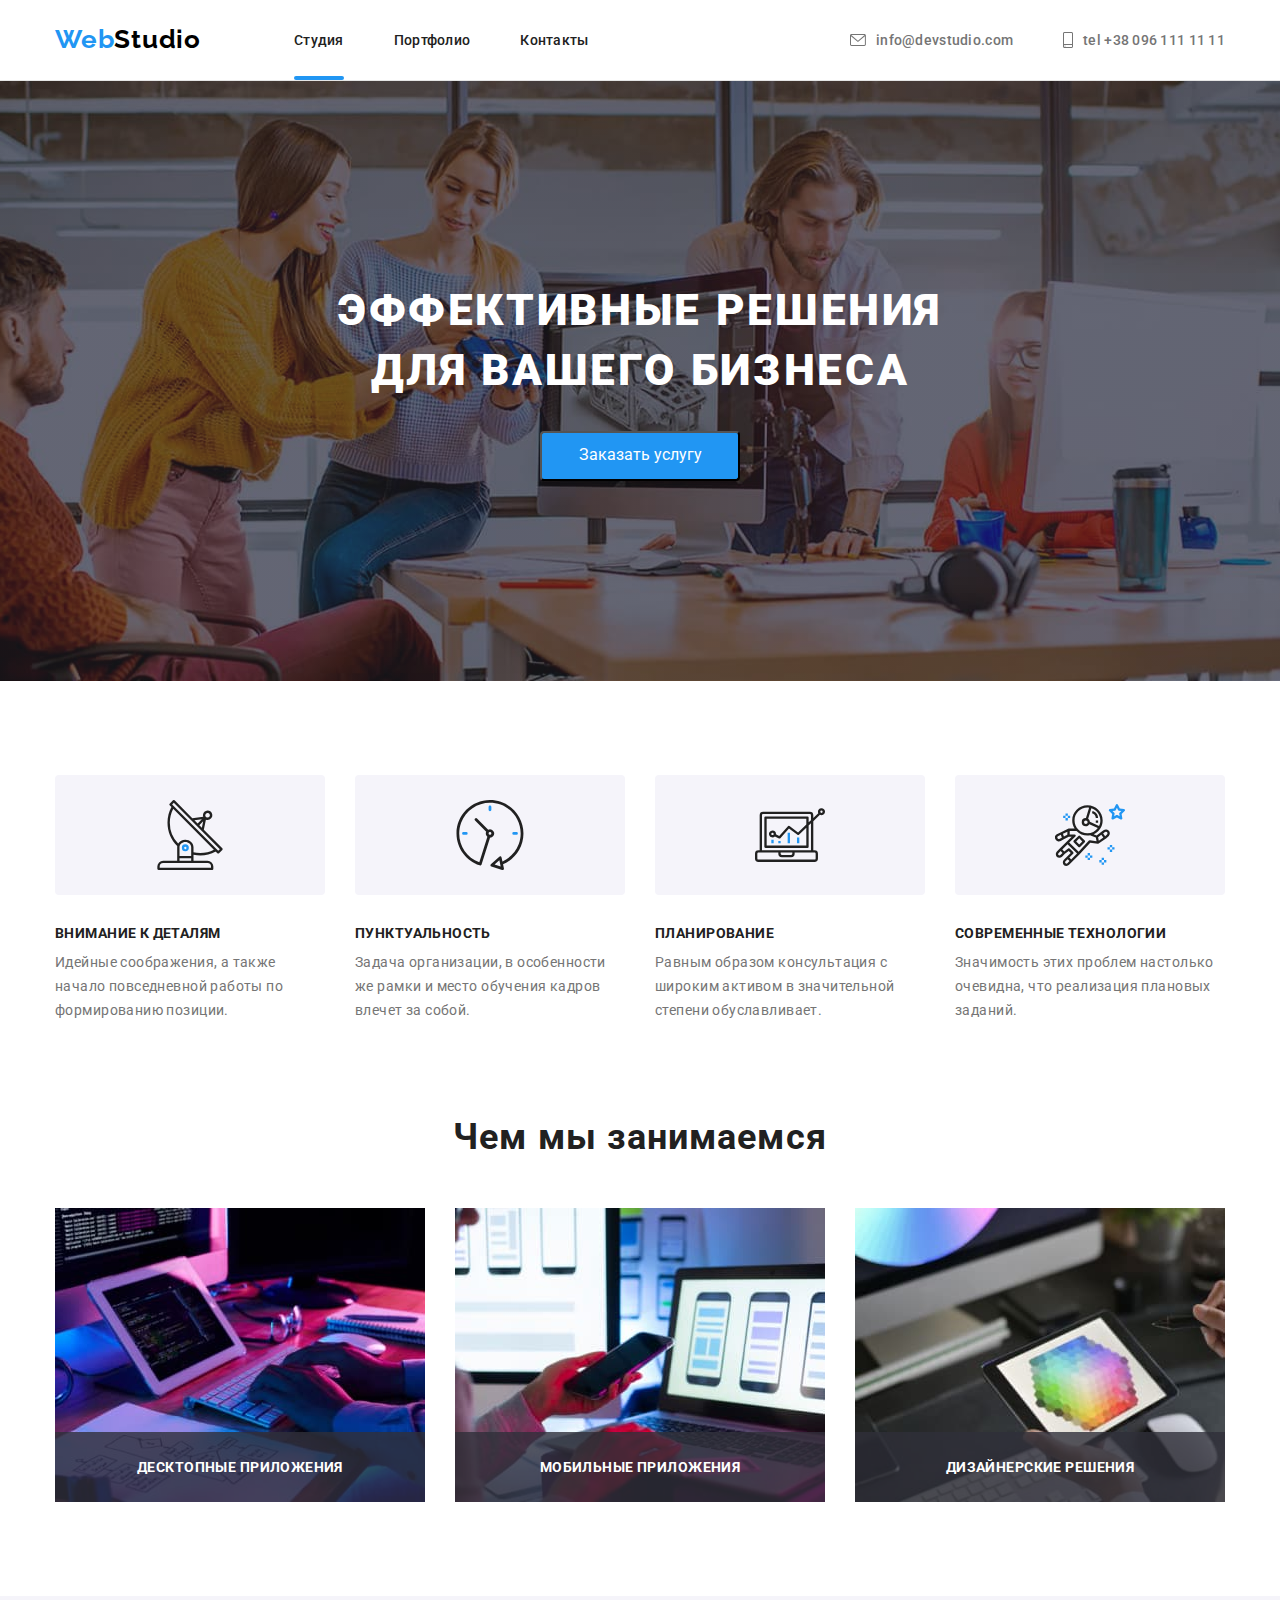
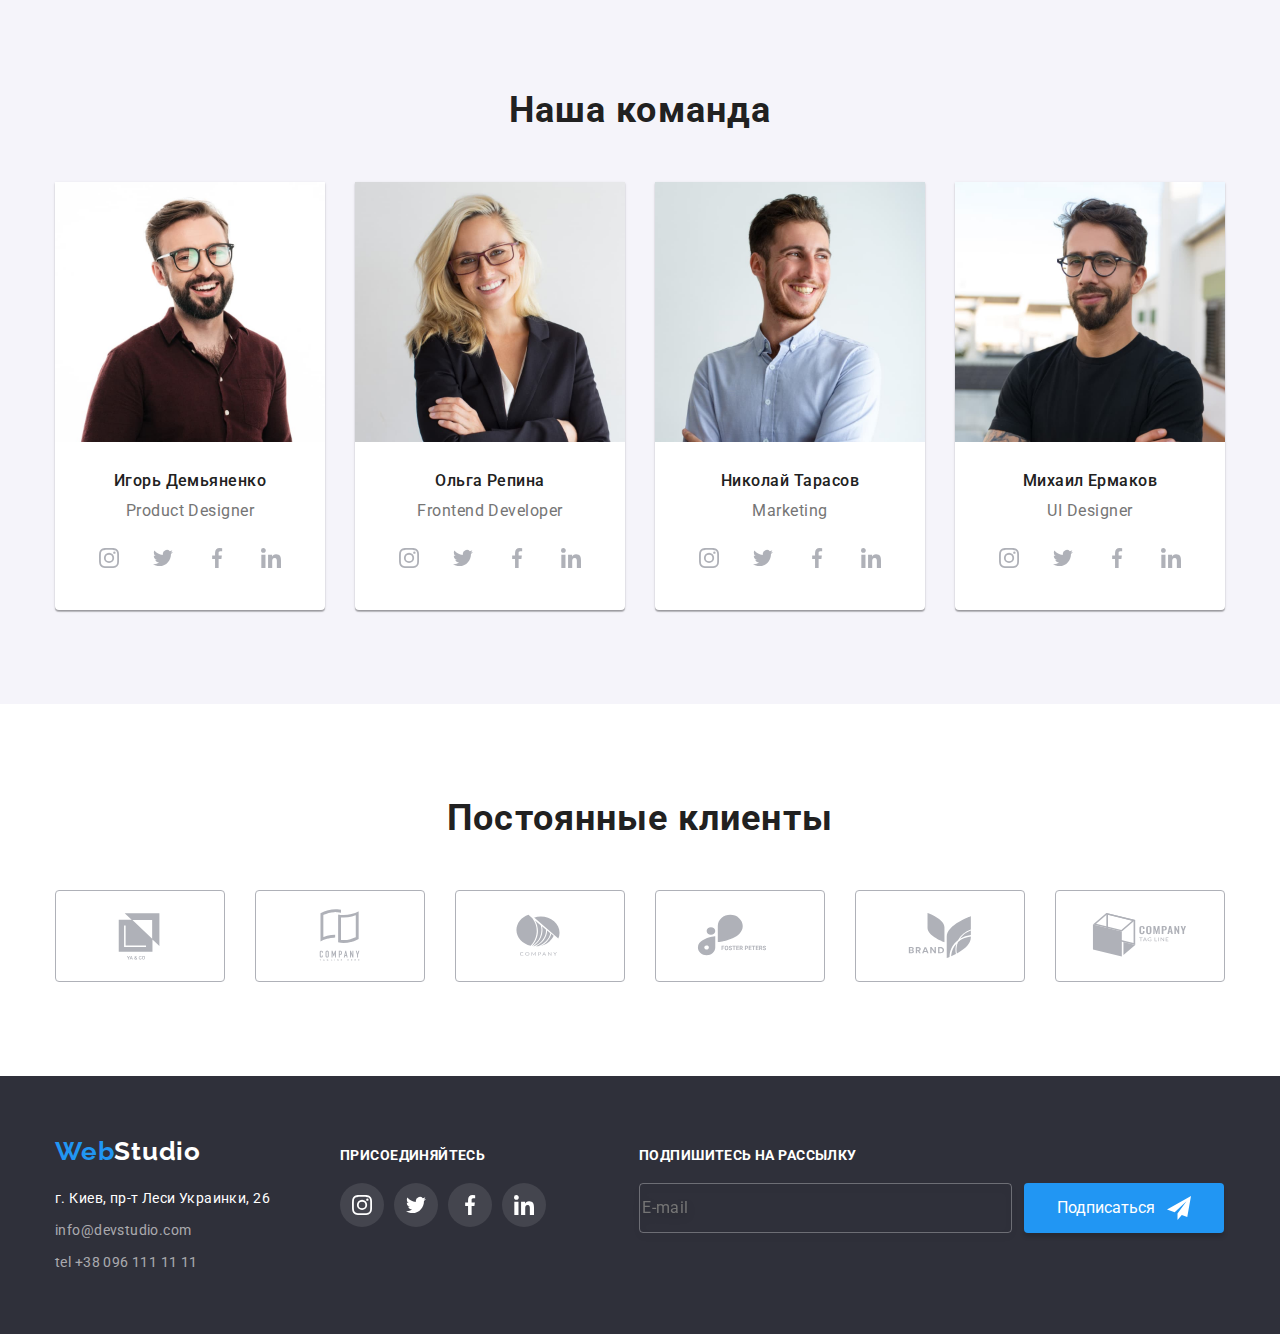
<file: index.html>
<!DOCTYPE html>
<html lang="ru">
  <head>
    <meta charset="UTF-8" />
    <meta http-equiv="X-UA-Compatible" content="IE=edge" />
    <meta name="viewport" content="width=device-width, initial-scale=1.0" />

    <meta name="description" content="goIT home work markup 02" />

    <link rel="preconnect" href="https://fonts.googleapis.com" />
    <link rel="preconnect" href="https://fonts.gstatic.com" crossorigin />
    <link rel="stylesheet" href="./css/modern-normalize.css" />
    <link
      href="https://fonts.googleapis.com/css2?family=Raleway:wght@700&family=Roboto:wght@400;500;700;900&display=swap"
      rel="stylesheet"
    />
    <link rel="stylesheet" href="./css/styles.css" />

    <title>goit-markup-hw-06</title>
  </head>

  <body>
    <header class="page-header">
      <div class="container">
        <nav class="main-navigation">
          <a class="logo-link" href="./index.html"><span class="logo-blue">Web</span>Studio</a>

          <ul class="main-navigation-list">
            <li class="main-navigation-item">
              <a href="./index.html" class="nav-link current-page">Студия</a>
            </li>
            <li class="main-navigation-item">
              <a href="./portfolio.html" class="nav-link">Портфолио</a>
            </li>
            <li class="main-navigation-item">
              <a href="#" class="nav-link">Контакты</a>
            </li>
          </ul>
        </nav>

        <ul class="contacts-list">
          <li class="contacts-item">
            <a class="contacts-header" href="mailto:info@devstudio.com">
              <svg class="envelope" width="16" height="12">
                <use href="./images/icons.svg#envelope"></use>
              </svg>
              info@devstudio.com
            </a>
          </li>
          <li class="contacts-item">
            <a class="contacts-header" href="tel:info@+380961111111">
              <svg class="envelope" width="10" height="16">
                <use href="./images/icons.svg#smartphone"></use>
              </svg>
              tel +38 096 111 11 11
            </a>
          </li>
        </ul>
      </div>
    </header>

    <main>
      <section class="main-header">
        <div class="container">
          <h1 class="hero-header">Эффективные решения для вашего бизнеса</h1>
          <button type="button" class="purchase-button" data-modal-open>Заказать услугу</button>
        </div>
      </section>

      <section class="section">
        <div class="container">
          <h2 class="features-title visually-hidden">Наши качества</h2>
          <ul class="features-list">
            <li class="features-item">
              <div class="features-thumb">
                <svg class="features-icon" width="70" height="70">
                  <use href="./images/icons.svg#antenna"></use>
                </svg>
              </div>
              <h3 class="features-item-title">Внимание к деталям</h3>
              <p class="features-item-text">
                Идейные соображения, а также начало повседневной работы по формированию позиции.
              </p>
            </li>
            <li class="features-item">
              <div class="features-thumb">
                <svg class="features-icon" width="70" height="70">
                  <use href="./images/icons.svg#clock"></use>
                </svg>
              </div>
              <h3 class="features-item-title">Пунктуальность</h3>
              <p class="features-item-text">
                Задача организации, в особенности же рамки и место обучения кадров влечет за собой.
              </p>
            </li>
            <li class="features-item">
              <div class="features-thumb">
                <svg class="features-icon" width="70" height="70">
                  <use href="./images/icons.svg#diagram"></use>
                </svg>
              </div>
              <h3 class="features-item-title">Планирование</h3>
              <p class="features-item-text">
                Равным образом консультация с широким активом в значительной степени обуславливает.
              </p>
            </li>
            <li class="features-item">
              <div class="features-thumb">
                <svg class="features-icon" width="70" height="70">
                  <use href="./images/icons.svg#astronaut"></use>
                </svg>
              </div>
              <h3 class="features-item-title">Современные технологии</h3>
              <p class="features-item-text">
                Значимость этих проблем настолько очевидна, что реализация плановых заданий.
              </p>
            </li>
          </ul>
        </div>
      </section>

      <section class="our-business">
        <div class="container">
          <h2 class="our-business-title">Чем мы занимаемся</h2>
          <ul class="our-business-list">
            <li class="our-business-item">
              <img src="./images/business1.jpg" alt="image our business 1" width="370" />
              <div class="business-lable">
                <h3 class="business-item-title">Десктопные приложения</h3>
              </div>
            </li>

            <li class="our-business-item">
              <img src="./images/business2.jpg" alt="image our business 2" width="370" />
              <div class="business-lable">
                <h3 class="business-item-title">Мобильные приложения</h3>
              </div>
            </li>

            <li class="our-business-item">
              <img src="./images/business3.jpg" alt="image our business 3" width="370" />
              <div class="business-lable">
                <h3 class="business-item-title">Дизайнерские решения</h3>
              </div>
            </li>
          </ul>
        </div>
      </section>

      <section class="our-team section">
        <div class="container">
          <h2 class="our-team-title">Наша команда</h2>
          <ul class="our-team-list">
            <li class="our-team-item">
              <img src="./images/product-designer.jpg" alt="Product Designer photo" width="270" />
              <div class="team-card">
                <h3 class="team-list-title">Игорь Демьяненко</h3>
                <p class="our-team-text">Product Designer</p>
                <ul class="social-links-list">
                  <li class="social-links-item">
                    <a href="https://www.instagram.com/" target="_blank" class="social-link">
                      <svg class="social-icon">
                        <use href="./images/icons.svg#instagram"></use>
                      </svg>
                    </a>
                  </li>
                  <li class="social-links-item">
                    <a href="https://www.twitter.com/" target="_blank" class="social-link">
                      <svg class="social-icon">
                        <use href="./images/icons.svg#twitter"></use>
                      </svg>
                    </a>
                  </li>
                  <li class="social-links-item">
                    <a href="https://www.facebook.com/" target="_blank" class="social-link">
                      <svg class="social-icon">
                        <use href="./images/icons.svg#facebook"></use>
                      </svg>
                    </a>
                  </li>
                  <li class="social-links-item">
                    <a href="https://www.linkedin.com/" target="_blank" class="social-link">
                      <svg class="social-icon">
                        <use href="./images/icons.svg#linkedin"></use>
                      </svg>
                    </a>
                  </li>
                </ul>
              </div>
            </li>
            <li class="our-team-item">
              <img
                src="./images/frontend-developer.jpg"
                alt="Frontend Developer photo"
                width="270"
              />
              <div class="team-card">
                <h3 class="team-list-title">Ольга Репина</h3>
                <p class="our-team-text">Frontend Developer</p>
                <ul class="social-links-list">
                  <li class="social-links-item">
                    <a href="https://www.instagram.com/" target="_blank" class="social-link">
                      <svg class="social-icon">
                        <use href="./images/icons.svg#instagram"></use>
                      </svg>
                    </a>
                  </li>
                  <li class="social-links-item">
                    <a href="https://www.twitter.com/" target="_blank" class="social-link">
                      <svg class="social-icon">
                        <use href="./images/icons.svg#twitter"></use>
                      </svg>
                    </a>
                  </li>
                  <li class="social-links-item">
                    <a href="https://www.facebook.com/" target="_blank" class="social-link">
                      <svg class="social-icon">
                        <use href="./images/icons.svg#facebook"></use>
                      </svg>
                    </a>
                  </li>
                  <li class="social-links-item">
                    <a href="https://www.linkedin.com/" target="_blank" class="social-link">
                      <svg class="social-icon">
                        <use href="./images/icons.svg#linkedin"></use>
                      </svg>
                    </a>
                  </li>
                </ul>
              </div>
            </li>
            <li class="our-team-item">
              <img src="./images/marketing.jpg" alt="Marketing photo" width="270" />
              <div class="team-card">
                <h3 class="team-list-title">Николай Тарасов</h3>
                <p class="our-team-text">Marketing</p>
                <ul class="social-links-list">
                  <li class="social-links-item">
                    <a href="https://www.instagram.com/" target="_blank" class="social-link">
                      <svg class="social-icon">
                        <use href="./images/icons.svg#instagram"></use>
                      </svg>
                    </a>
                  </li>
                  <li class="social-links-item">
                    <a href="https://www.twitter.com/" target="_blank" class="social-link">
                      <svg class="social-icon">
                        <use href="./images/icons.svg#twitter"></use>
                      </svg>
                    </a>
                  </li>
                  <li class="social-links-item">
                    <a href="https://www.facebook.com/" target="_blank" class="social-link">
                      <svg class="social-icon">
                        <use href="./images/icons.svg#facebook"></use>
                      </svg>
                    </a>
                  </li>
                  <li class="social-links-item">
                    <a href="https://www.linkedin.com/" target="_blank" class="social-link">
                      <svg class="social-icon">
                        <use href="./images/icons.svg#linkedin"></use>
                      </svg>
                    </a>
                  </li>
                </ul>
              </div>
            </li>
            <li class="our-team-item">
              <img src="./images/ui-designer.jpg" alt="UI Designer photo" width="270" />
              <div class="team-card">
                <h3 class="team-list-title">Михаил Ермаков</h3>
                <p class="our-team-text">UI Designer</p>
                <ul class="social-links-list">
                  <li class="social-links-item">
                    <a href="https://www.instagram.com/" target="_blank" class="social-link">
                      <svg class="social-icon">
                        <use href="./images/icons.svg#instagram"></use>
                      </svg>
                    </a>
                  </li>
                  <li class="social-links-item">
                    <a href="https://www.twitter.com/" target="_blank" class="social-link">
                      <svg class="social-icon">
                        <use href="./images/icons.svg#twitter"></use>
                      </svg>
                    </a>
                  </li>
                  <li class="social-links-item">
                    <a href="https://www.facebook.com/" target="_blank" class="social-link">
                      <svg class="social-icon">
                        <use href="./images/icons.svg#facebook"></use>
                      </svg>
                    </a>
                  </li>
                  <li class="social-links-item">
                    <a href="https://www.linkedin.com/" target="_blank" class="social-link">
                      <svg class="social-icon">
                        <use href="./images/icons.svg#linkedin"></use>
                      </svg>
                    </a>
                  </li>
                </ul>
              </div>
            </li>
          </ul>
        </div>
      </section>

      <section class="section">
        <div class="container">
          <h2 class="clients-title">Постоянные клиенты</h2>
          <ul class="clients-list">
            <li class="clients-item">
              <a href="#" class="clients-link">
                <svg class="clients-icon">
                  <use href="./images/icons.svg#client-logo1"></use>
                </svg>
              </a>
            </li>
            <li class="clients-item">
              <a href="#" class="clients-link">
                <svg class="clients-icon">
                  <use href="./images/icons.svg#client-logo2"></use>
                </svg>
              </a>
            </li>
            <li class="clients-item">
              <a href="#" class="clients-link">
                <svg class="clients-icon">
                  <use href="./images/icons.svg#client-logo3"></use>
                </svg>
              </a>
            </li>
            <li class="clients-item">
              <a href="#" class="clients-link">
                <svg class="clients-icon">
                  <use href="./images/icons.svg#client-logo4"></use>
                </svg>
              </a>
            </li>
            <li class="clients-item">
              <a href="#" class="clients-link">
                <svg class="clients-icon">
                  <use href="./images/icons.svg#client-logo5"></use>
                </svg>
              </a>
            </li>
            <li class="clients-item">
              <a href="#" class="clients-link">
                <svg class="clients-icon">
                  <use href="./images/icons.svg#client-logo6"></use>
                </svg>
              </a>
            </li>
          </ul>
        </div>
      </section>
    </main>

    <footer class="footer">
      <div class="container footer-container">
        <div class="left-panel">
          <a class="logo-link-footer" href="./index.html"
            ><span class="logo-blue">Web</span>Studio
          </a>

          <address>
            <ul class="footer-list">
              <li class="footer-item">
                <a
                  class="address-footer"
                  href="https://www.google.com/maps/d/embed?mid=10uSM3H-mIU3GznYo2szRIEphczw&ehbc=2E312F"
                  >г. Киев, пр-т Леси Украинки, 26
                </a>
              </li>
              <li class="footer-item">
                <a class="contacts-footer" href="mailto:info@devstudio.com">info@devstudio.com</a>
              </li>
              <li class="footer-item">
                <a class="contacts-footer" href="tel:info@+380961111111">tel +38 096 111 11 11</a>
              </li>
            </ul>
          </address>
        </div>
        <div class="rigth-panel">
          <h2 class="rigth-panel-title">присоединяйтесь</h2>
          <ul class="social-links-list-footer">
            <li class="social-links-item">
              <a href="https://www.instagram.com/" target="_blank" class="social-link">
                <svg class="social-icon">
                  <use href="./images/icons.svg#instagram"></use>
                </svg>
              </a>
            </li>
            <li class="social-links-item">
              <a href="https://www.twitter.com/" target="_blank" class="social-link">
                <svg class="social-icon">
                  <use href="./images/icons.svg#twitter"></use>
                </svg>
              </a>
            </li>
            <li class="social-links-item">
              <a href="https://www.facebook.com/" target="_blank" class="social-link">
                <svg class="social-icon">
                  <use href="./images/icons.svg#facebook"></use>
                </svg>
              </a>
            </li>
            <li class="social-links-item">
              <a href="https://www.linkedin.com/" target="_blank" class="social-link">
                <svg class="social-icon">
                  <use href="./images/icons.svg#linkedin"></use>
                </svg>
              </a>
            </li>
          </ul>
        </div>
        <div class="footer-form">
          <h2 class="footer-form-title">Подпишитесь на рассылку</h2>
          <form action="">
            <div class="input-email">
              <input
                type="email"
                name="subscribe-email"
                placeholder="E-mail"
                class="input-subscribe"
              />

              <button type="submit" class="submit-button">
                Подписаться
                <svg class="submit-icon" width="24" height="24">
                  <use href="./images/icons.svg#icon-send"></use>
                </svg>
              </button>
            </div>
          </form>
        </div>
      </div>
    </footer>

    <div id="backdrop" class="backdrop is-hidden" data-modal>
      <div class="modal">
        <button class="close-button" data-modal-close>
          <svg class="close-modal" width="11" height="11">
            <use href="./images/icons.svg#close-icon"></use>
          </svg>
        </button>

        <form action="">
          <div class="form-container">
            <h2 class="modal-title">Оставьте свои данные, мы вам перезвоним</h2>

            <label for="client-name" class="label-name">Имя</label>
            <div class="input-field">
              <input type="text" name="client-name" id="client-name" class="input-txt" />
              <svg class="form-icon" width="18" height="18">
                <use href="./images/icons.svg#person"></use>
              </svg>
            </div>
            <label for="client-tel" class="label-name">Телефон</label>

            <div class="input-field">
              <input type="tel" name="client-tel" id="client-tel" class="input-txt" />
              <svg class="form-icon" width="18" height="18">
                <use href="./images/icons.svg#phone"></use>
              </svg>
            </div>
            <label for="client-email" class="label-name">Почта</label>

            <div class="input-field">
              <input type="email" name="client-email" id="client-email" class="input-txt" />
              <svg class="form-icon" width="18" height="18">
                <use href="./images/icons.svg#email"></use>
              </svg>
            </div>
            <label for="client-comment" class="label-name">Комментарий</label>
            <textarea
              name="client-comment"
              id="client-comment"
              rows="6"
              placeholder="Введите текст"
              class="client-comment"
            ></textarea>
            <div class="agree-container">
              <label class="label-agree">
                <input
                  type="checkbox"
                  name="client-agree"
                  value="client-agree"
                  id="client-agree"
                  class="client-agree"
                />
                <span class="agree-check">
                  <svg width="16" height="15">
                    <use href="./images/icons.svg#icon-check"></use>
                  </svg>
                </span>
                Соглашаюсь с рассылкой и принимаю
                <a href="#" class="agree-link">Условия договора</a>
              </label>
            </div>
            <button type="submit" class="submit-button">Отправить</button>
          </div>
        </form>
      </div>
    </div>
    <script src="./js/modal.js"></script>
  </body>
</html>
</file>
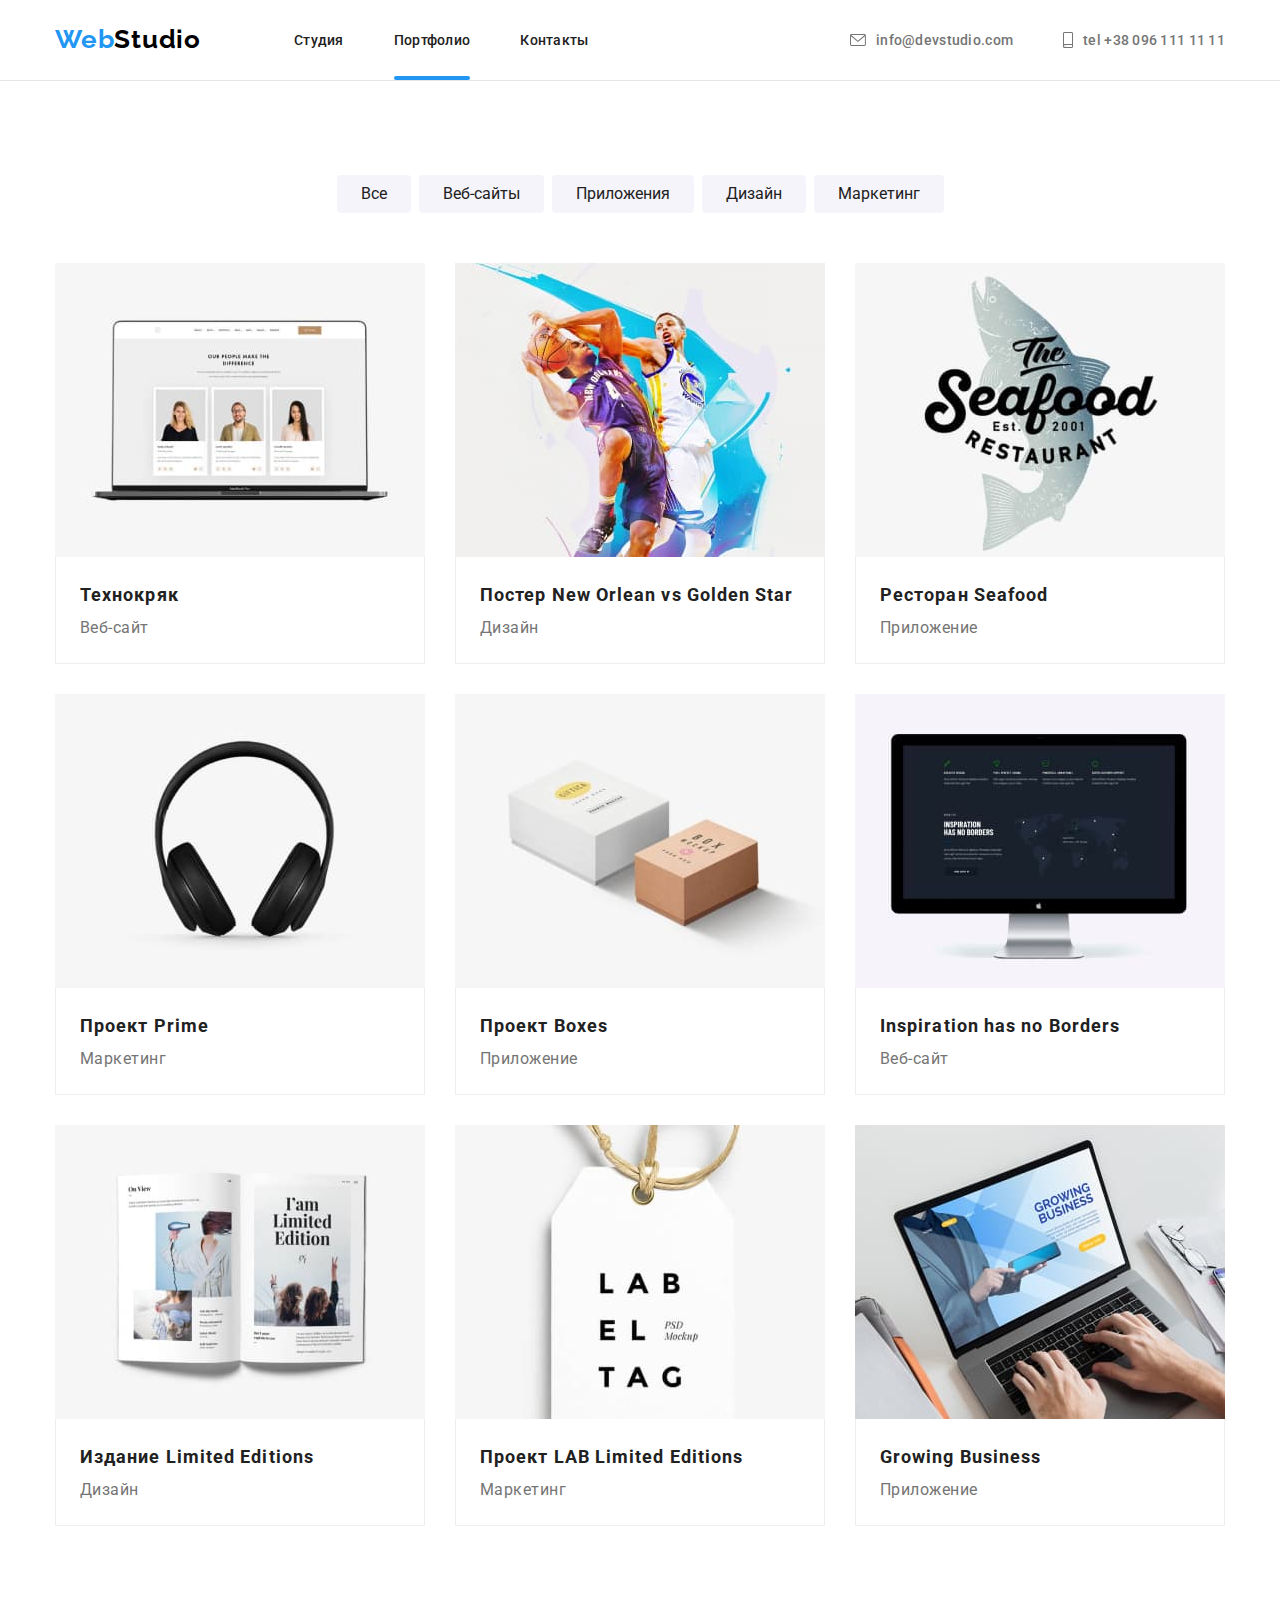
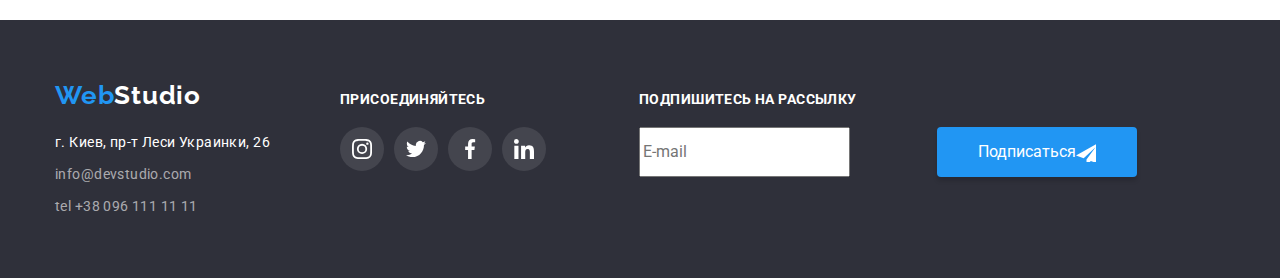
<file: portfolio.html>
<!DOCTYPE html>
<html lang="ru">
  <head>
    <meta charset="UTF-8" />
    <meta http-equiv="X-UA-Compatible" content="IE=edge" />
    <meta name="viewport" content="width=device-width, initial-scale=1.0" />
    <title>goit-markup-hw-06 portfolio</title>

    <link rel="preconnect" href="https://fonts.googleapis.com" />
    <link rel="preconnect" href="https://fonts.gstatic.com" crossorigin />
    <link rel="stylesheet" href="./css/modern-normalize.css" />
    <link
      href="https://fonts.googleapis.com/css2?family=Raleway:wght@700&family=Roboto:wght@400;500;700;900&display=swap"
      rel="stylesheet"
    />

    <link rel="stylesheet" href="./css/styles.css" />
  </head>
  <body>
    <header class="page-header">
      <div class="container">
        <nav class="main-navigation">
          <a class="logo-link" href="./index.html"><span class="logo-blue">Web</span>Studio</a>

          <ul class="main-navigation-list">
            <li class="main-navigation-item">
              <a href="./index.html" class="nav-link">Студия</a>
            </li>
            <li class="main-navigation-item">
              <a href="./portfolio.html" class="nav-link current-page">Портфолио</a>
            </li>
            <li class="main-navigation-item">
              <a href="#" class="nav-link">Контакты</a>
            </li>
          </ul>
        </nav>

        <ul class="contacts-list">
          <li class="contacts-item">
            <a class="contacts-header" href="mailto:info@devstudio.com">
              <svg class="envelope" width="16" height="12">
                <use href="./images/icons.svg#envelope"></use>
              </svg>
              info@devstudio.com
            </a>
          </li>
          <li class="contacts-item">
            <a class="contacts-header" href="tel:info@+380961111111">
              <svg class="envelope" width="10" height="16">
                <use href="./images/icons.svg#smartphone"></use>
              </svg>
              tel +38 096 111 11 11
            </a>
          </li>
        </ul>
      </div>
    </header>

    <main>
      <section class="section">
        <div class="container">
          <h1 class="visually-hidden">portfolio</h1>

          <ul class="top-bar-list">
            <li class="top-bar-item">
              <button type="button" class="top-bar-button">Все</button>
            </li>
            <li class="top-bar-item">
              <button type="button" class="top-bar-button">Веб-сайты</button>
            </li>
            <li class="top-bar-item">
              <button type="button" class="top-bar-button">Приложения</button>
            </li>
            <li class="top-bar-item">
              <button type="button" class="top-bar-button">Дизайн</button>
            </li>
            <li class="top-bar-item">
              <button type="button" class="top-bar-button">Маркетинг</button>
            </li>
          </ul>

          <ul class="portfolio-list">
            <li class="portfolio-card">
              <a href="#" class="portfolio-link">
                <div class="portfolio-card-thumb">
                  <p class="portfolio-overlay-text">
                    Технокряк это современная площадка распространения коронавируса. Компании
                    используют эту платформу для цифрового шпионажа и атак на защищённые сервера
                    конкурентов.
                  </p>
                  <img src="./images/portfolio1.jpg" alt="image our portfolio 1" width="370" />
                </div>

                <div class="portfolio-card-footer">
                  <h2 class="portfolio-title">Технокряк</h2>
                  <p class="portfolio-card-txt">Веб-сайт</p>
                </div>
              </a>
            </li>
            <li class="portfolio-card">
              <a href="#" class="portfolio-link">
                <div class="portfolio-card-thumb">
                  <p class="portfolio-overlay-text">
                    Технокряк это современная площадка распространения коронавируса. Компании
                    используют эту платформу для цифрового шпионажа и атак на защищённые сервера
                    конкурентов.
                  </p>
                  <img src="./images/portfolio2.jpg" alt="image our portfolio 2" width="370" />
                </div>
                <div class="portfolio-card-footer">
                  <h2 class="portfolio-title">Постер New Orlean vs Golden Star</h2>
                  <p class="portfolio-card-txt">Дизайн</p>
                </div>
              </a>
            </li>
            <li class="portfolio-card">
              <a href="#" class="portfolio-link">
                <div class="portfolio-card-thumb">
                  <p class="portfolio-overlay-text">
                    Технокряк это современная площадка распространения коронавируса. Компании
                    используют эту платформу для цифрового шпионажа и атак на защищённые сервера
                    конкурентов.
                  </p>
                  <img src="./images/portfolio3.jpg" alt="image our portfolio 3" width="370" />
                </div>
                <div class="portfolio-card-footer">
                  <h2 class="portfolio-title">Ресторан Seafood</h2>
                  <p class="portfolio-card-txt">Приложение</p>
                </div>
              </a>
            </li>
            <li class="portfolio-card">
              <a href="#" class="portfolio-link">
                <div class="portfolio-card-thumb">
                  <p class="portfolio-overlay-text">
                    Технокряк это современная площадка распространения коронавируса. Компании
                    используют эту платформу для цифрового шпионажа и атак на защищённые сервера
                    конкурентов.
                  </p>
                  <img src="./images/portfolio4.jpg" alt="image our portfolio 4" width="370" />
                </div>
                <div class="portfolio-card-footer">
                  <h2 class="portfolio-title">Проект Prime</h2>
                  <p class="portfolio-card-txt">Маркетинг</p>
                </div>
              </a>
            </li>
            <li class="portfolio-card">
              <a href="#" class="portfolio-link">
                <div class="portfolio-card-thumb">
                  <p class="portfolio-overlay-text">
                    Технокряк это современная площадка распространения коронавируса. Компании
                    используют эту платформу для цифрового шпионажа и атак на защищённые сервера
                    конкурентов.
                  </p>
                  <img src="./images/portfolio5.jpg" alt="image our portfolio 5" width="370" />
                </div>
                <div class="portfolio-card-footer">
                  <h2 class="portfolio-title">Проект Boxes</h2>
                  <p class="portfolio-card-txt">Приложение</p>
                </div>
              </a>
            </li>
            <li class="portfolio-card">
              <a href="#" class="portfolio-link">
                <div class="portfolio-card-thumb">
                  <p class="portfolio-overlay-text">
                    Технокряк это современная площадка распространения коронавируса. Компании
                    используют эту платформу для цифрового шпионажа и атак на защищённые сервера
                    конкурентов.
                  </p>
                  <img src="./images/portfolio6.jpg" alt="image our portfolio 6" width="370" />
                </div>
                <div class="portfolio-card-footer">
                  <h2 class="portfolio-title">Inspiration has no Borders</h2>
                  <p class="portfolio-card-txt">Веб-сайт</p>
                </div>
              </a>
            </li>
            <li class="portfolio-card">
              <a href="#" class="portfolio-link">
                <div class="portfolio-card-thumb">
                  <p class="portfolio-overlay-text">
                    Технокряк это современная площадка распространения коронавируса. Компании
                    используют эту платформу для цифрового шпионажа и атак на защищённые сервера
                    конкурентов.
                  </p>
                  <img src="./images/portfolio7.jpg" alt="image our portfolio 7" width="370" />
                </div>
                <div class="portfolio-card-footer">
                  <h2 class="portfolio-title">Издание Limited Editions</h2>
                  <p class="portfolio-card-txt">Дизайн</p>
                </div>
              </a>
            </li>
            <li class="portfolio-card">
              <a href="#" class="portfolio-link">
                <div class="portfolio-card-thumb">
                  <p class="portfolio-overlay-text">
                    Технокряк это современная площадка распространения коронавируса. Компании
                    используют эту платформу для цифрового шпионажа и атак на защищённые сервера
                    конкурентов.
                  </p>
                  <img src="./images/portfolio8.jpg" alt="image our portfolio 8" width="370" />
                </div>
                <div class="portfolio-card-footer">
                  <h2 class="portfolio-title">Проект LAB Limited Editions</h2>
                  <p class="portfolio-card-txt">Маркетинг</p>
                </div>
              </a>
            </li>
            <li class="portfolio-card">
              <a href="#" class="portfolio-link">
                <div class="portfolio-card-thumb">
                  <p class="portfolio-overlay-text">
                    Технокряк это современная площадка распространения коронавируса. Компании
                    используют эту платформу для цифрового шпионажа и атак на защищённые сервера
                    конкурентов.
                  </p>
                  <img src="./images/portfolio9.jpg" alt="image our portfolio 9" width="370" />
                </div>
                <div class="portfolio-card-footer">
                  <h2 class="portfolio-title">Growing Business</h2>
                  <p class="portfolio-card-txt">Приложение</p>
                </div>
              </a>
            </li>
          </ul>
        </div>
      </section>
    </main>

    <footer class="footer">
      <div class="container footer-container">
        <div class="left-panel">
          <a class="logo-link-footer" href="./index.html"
            ><span class="logo-blue">Web</span>Studio
          </a>

          <address>
            <ul class="footer-list">
              <li class="footer-item">
                <a
                  class="address-footer"
                  href="https://www.google.com/maps/d/embed?mid=10uSM3H-mIU3GznYo2szRIEphczw&ehbc=2E312F"
                  >г. Киев, пр-т Леси Украинки, 26
                </a>
              </li>
              <li class="footer-item">
                <a class="contacts-footer" href="mailto:info@devstudio.com">info@devstudio.com</a>
              </li>
              <li class="footer-item">
                <a class="contacts-footer" href="tel:info@+380961111111">tel +38 096 111 11 11</a>
              </li>
            </ul>
          </address>
        </div>
        <div class="rigth-panel">
          <h2 class="rigth-panel-title">присоединяйтесь</h2>
          <ul class="social-links-list-footer">
            <li class="social-links-item">
              <a href="https://www.instagram.com/" target="_blank" class="social-link">
                <svg class="social-icon">
                  <use href="./images/icons.svg#instagram"></use>
                </svg>
              </a>
            </li>
            <li class="social-links-item">
              <a href="https://www.twitter.com/" target="_blank" class="social-link">
                <svg class="social-icon">
                  <use href="./images/icons.svg#twitter"></use>
                </svg>
              </a>
            </li>
            <li class="social-links-item">
              <a href="https://www.facebook.com/" target="_blank" class="social-link">
                <svg class="social-icon">
                  <use href="./images/icons.svg#facebook"></use>
                </svg>
              </a>
            </li>
            <li class="social-links-item">
              <a href="https://www.linkedin.com/" target="_blank" class="social-link">
                <svg class="social-icon">
                  <use href="./images/icons.svg#linkedin"></use>
                </svg>
              </a>
            </li>
          </ul>
        </div>
        <div class="footer-form">
          <h2 class="footer-form-title">Подпишитесь на рассылку</h2>
          <form action="">
            <div class="input-email">
              <input type="email" name="email" placeholder="E-mail" class="input-email-txt" />

              <button type="submit" class="submit-button send-button">
                Подписаться
                <svg class="social-icon">
                  <use href="./images/icons.svg#icon-send"></use>
                </svg>
              </button>
            </div>
          </form>
        </div>
      </div>
    </footer>
  </body>
</html>
</file>
<file: css/styles.css>
/* box model из лекции Репеты */
html {
  box-sizing: border-box;
}

*,
::before,
::after {
  box-sizing: inherit;
}

body,
h1,
h2,
h3,
p,
ul,
li {
  margin: 0;
  padding: 0;
}

/* colors */

:root {
  --color-logo: #000000;
  --color-logo-footer: #ffffff;

  --color-link-on: #2196f3; /* and logo "web" */

  --color-H1: #ffffff; /* main header, team bg */
  --color-H2: #212121; /* headers, links */
  --color-body-txt: #757575; /* contacts-header and footer */

  --color-button-txt: #212121;
  --color-button-bg: #f5f4fa; /* our-team bg */
  --color-button-txt-on: #ffffff;
  --color-button-bg-on: #2196f3;

  --color-contacts-footer: rgba(255, 255, 255, 0.6);
  --color-footer-bg: #2f303a; /* and, main header */

  --color-page-header-border: #ececec;
  --color-portfolio-card: #eeeeee;

  --color-social-links: #afb1b8;
  /* --color-gradient: #2f303a; */
  --color-gradient: rgba(47, 48, 58, 0.4);
  --color-header-bottom: #e5e5e5;

  --function-time: cubic-bezier(0.4, 0, 0.2, 1);
}
/* global part */
.logo-link,
.logo-link-footer,
.nav-link,
.contacts-header,
.contacts-footer,
.address-footer {
  font-style: normal;
  text-decoration: none; /* GLOBAL remove all links underline */
}

body {
  font-family: Roboto, sans-serif;
  font-size: 16px;

  color: var(--color-body-txt);
}

ul {
  list-style-type: none; /* GLOBAL remove all ul dots */
}

img {
  display: block;
  max-width: 100%;
  height: auto;
}

/* underline header */
.page-header {
  border-bottom: 1px solid var(--color-header-bottom);
}

/* underline current page */
.current-page {
  position: relative;

  display: block;
  height: 48px;
  margin-top: 32px;
}

.current-page::after {
  content: '';
  position: absolute;
  display: inline-block;
  left: 0;
  bottom: 0;
  width: 100%;
  height: 4px;
  background-color: var(--color-link-on);
  border-radius: 2px;
}

.address-footer {
  font-style: normal;

  font-size: 14px;
  line-height: 1.71;
  letter-spacing: 0.03em;
}

.logo-link,
.logo-link-footer {
  font-family: Raleway;
  font-weight: 700;
  font-size: 26px;
  line-height: 1.2;

  letter-spacing: 0.03em;
}

/* logo */
.logo-link {
  color: var(--color-logo);
}

.logo-link-footer {
  color: var(--color-logo-footer);
}

.address-footer {
  font-size: 14px;
  line-height: 1.71;
  letter-spacing: 0.03em;

  color: var(--color-logo-footer);
}
.logo-blue {
  color: var(--color-link-on);
}

/* navigation */
.nav-link {
  font-weight: 500;
  font-size: 14px;
  line-height: 1.15;
  letter-spacing: 0.02em;

  color: var(--color-H2);

  /* transition:
 [property] [duration] [timing-function] [delay] */
  transition: color 250ms var(--function-time);
}

/*  tel, email  */
.contacts-header {
  font-weight: 500;
  font-size: 14px;
  line-height: 1.15;
  letter-spacing: 0.02em;

  color: var(--color-body-txt);

  transition: color 250ms var(--function-time);
}

.contacts-footer {
  font-size: 14px;
  line-height: 1.7;
  letter-spacing: 0.03em;

  color: var(--color-contacts-footer);
  transition: color 250ms var(--function-time);
}

.main-header {
  max-width: 1600px;
  margin: 0 auto;

  padding: 200px 0;
  text-align: center;

  background-image: linear-gradient(to top, rgba(47, 48, 58, 0.4), rgba(47, 48, 58, 0.4)),
    url('../images/hero-bg.jpg');
  background-repeat: no-repeat;
  background-position: center;
  background-repeat: no-repeat;
}

/* file index.html */
.hero-header {
  width: 696px;
  margin: 0 auto 30px auto;

  font-weight: 900;
  font-size: 44px;
  line-height: 1.36;

  text-align: center;
  letter-spacing: 0.06em;
  text-transform: uppercase;

  color: var(--color-H1);
}

.features-title,
.our-business-title,
.our-team-title,
.clients-title {
  margin-bottom: 50px;

  font-weight: 700;
  font-size: 36px;
  line-height: 1.16;

  text-align: center;
  letter-spacing: 0.03em;

  color: var(--color-H2);
}

.features-item {
  width: 270px;
}

.features-item + .features-item {
  margin-left: 30px;
}

.features-item-title {
  margin-bottom: 10px;

  font-weight: 700;
  font-size: 14px;
  line-height: 1.15;
  letter-spacing: 0.03em;
  text-transform: uppercase;

  color: var(--color-H2);
}

.features-item-text {
  font-size: 14px;
  line-height: 1.71;

  letter-spacing: 0.03em;
}

/* team section */

/* .our-team-title {
  margin-bottom: 50px;
} */

.team-list-title {
  font-weight: 500;
  font-size: 16px;
  line-height: 1.18;

  text-align: center;
  letter-spacing: 0.03em;

  color: var(--color-H2);
}
.our-team-text {
  margin-bottom: 16px;

  font-size: 16px;
  line-height: 1.19;
  text-align: center;
  letter-spacing: 0.03em;
}

/* file portfolio */
.portfolio-title {
  font-weight: 700;
  font-size: 18px;
  line-height: 2;

  letter-spacing: 0.06em;
  color: var(--color-H2);
}

.nav-link:hover,
.contacts-header:hover,
.contacts-footer:hover,
.nav-link:focus,
.contacts-header:focus,
.contacts-footer:focus {
  color: var(--color-link-on);
}

.purchase-button {
  display: inline-block;
  padding: 10px 32px;
  width: 200px;
  min-height: 50px;

  color: var(--color-button-txt-on);
  background-color: var(--color-button-bg-on);

  box-shadow: 0px 4px 4px rgba(0, 0, 0, 0.15);
  border-radius: 4px;
  cursor: pointer;
}
.top-bar-button {
  display: inline-block;
  padding: 6px 22px;
  min-height: 38px;

  color: var(--color-button-txt);
  background-color: var(--color-button-bg);
  cursor: pointer;
  border-radius: 4px;
  border-color: transparent;

  transition: color 250ms var(--function-time), background-color 250ms var(--function-time),
    box-shadow 250ms var(--function-time);
}

.top-bar-button > li:not(:last-child) {
  margin-right: 8px;
}

.purchase-button:hover,
.purchase-button:focus {
  color: var(--color-button-txt-on);
  background-color: var(--color-button-bg-on);

  border-radius: 4px;
}

.top-bar-button:hover,
.top-bar-button:focus {
  color: var(--color-button-txt-on);
  background-color: var(--color-button-bg-on);

  box-shadow: 0px 3px 1px rgba(0, 0, 0, 0.1), 0px 1px 2px rgba(0, 0, 0, 0.08),
    0px 2px 2px rgba(0, 0, 0, 0.12);
  border-radius: 4px;
}

/* hidding hidden :) */

.visually-hidden {
  position: absolute;
  clip: rect(0 0 0 0);
  width: 1px;
  height: 1px;
  margin: -1px;
}

/* flex, borders, paddings, sizes etc */

.container {
  width: 1200px;
  margin: 0 auto;
  padding: 0 15px;
}

.section {
  padding: 94px 0;
}

/* page index */
.page-header {
  min-height: 80px;
}

.page-header,
.page-header > .container,
.main-navigation,
.main-navigation-list,
.contacts-list {
  display: flex;
  align-items: center;
}

.logo-link {
  display: inline-block;
  margin-right: 93px;
}

.main-navigation-item + .main-navigation-item {
  margin-left: 50px;
}
.contacts-list {
  margin-left: auto;
}

.contacts-item + .contacts-item {
  margin-left: 50px;
}

.contacts-header {
  display: flex;
  align-items: center;
}

.envelope {
  fill: currentColor;
  margin-right: 10px;
}

.features-list {
  display: flex;
}

.our-business {
  padding-bottom: 94px;
}

.features-thumb {
  display: flex;
  align-items: center;
  justify-content: center;

  height: 120px;
  background-color: var(--color-button-bg);
  margin-bottom: 30px;
  border-radius: 4px;
}

/* section our business */

.our-business-list {
  display: flex;
}

.our-business-item {
  position: relative;
}

.business-lable {
  position: absolute;
  display: flex;
  align-items: center;
  justify-content: center;

  width: 100%;
  height: 70px;

  left: 0;
  bottom: 0;

  background-color: rgba(47, 48, 58, 0.8);
}

.business-item-title {
  font-size: 14px;
  line-height: 1.15;
  letter-spacing: 0.03em;
  text-transform: uppercase;
  white-space: nowrap;

  color: var(--color-H1);
}

.our-business-item + .our-business-item {
  margin-left: 30px;
}

.our-team {
  background-color: var(--color-button-bg);
}

.our-team-list {
  display: flex;
}

.our-team-item {
  background-color: var(--color-H1);

  box-shadow: 0px 1px 3px rgba(0, 0, 0, 0.12), 0px 1px 1px rgba(0, 0, 0, 0.14),
    0px 2px 1px rgba(0, 0, 0, 0.2);
  border-radius: 0px 0px 4px 4px;
}

.team-list-title {
  margin-bottom: 10px;
}

.our-team-item + .our-team-item {
  margin-left: 30px;
}

.team-card {
  padding-top: 30px;
  padding-bottom: 30px;
}

.social-links-list {
  display: flex;
  justify-content: center;
}

.social-links-list > .social-links-item:not(:last-child) {
  margin-right: 10px;
}

.social-link {
  display: flex;
  align-items: center;
  justify-content: center;

  width: 44px;
  height: 44px;
  border-radius: 50%;
  color: var(--color-social-links);
  transition: color 250ms var(--function-time), background-color 250ms var(--function-time);
}

.social-link:hover,
.social-link:focus {
  color: var(--color-H1);
  background-color: var(--color-button-bg-on);
}

.social-icon {
  width: 20px;
  height: 20px;
  fill: currentColor;
}

.clients-list {
  display: flex;
}

.clients-item {
  width: 170px;
  height: 92px;
}

.clients-item + .clients-item {
  margin-left: 30px;
}

.clients-link {
  display: flex;
  align-items: center;
  justify-content: center;

  width: 100%;
  height: 100%;

  color: var(--color-social-links);
  border: 1px solid var(--color-social-links);
  border-radius: 4px;
  transition: color 250ms var(--function-time), border-color 250ms var(--function-time);
}

.clients-link:hover,
.clients-link:focus {
  color: var(--color-link-on);
  border: 1px solid var(--color-link-on);
}

.clients-icon {
  width: 106px;
  height: 60px;
  fill: currentColor;
}

.footer {
  padding: 60px 0;
  background-color: var(--color-footer-bg);
}

.footer-container {
  display: flex;
  align-items: baseline;
}

.logo-link-footer {
  display: inline-block;
  margin-bottom: 20px;
}

.footer-item:not(:last-of-type) {
  margin-bottom: 8px;
}

.left-panel {
  margin-right: 70px;
}

.rigth-panel {
  margin-right: 93px;
}

.footer-form {
  width: 50%;
}

.input-email {
  display: flex;
  justify-content: space-between;
}

.input-subscribe {
  flex-grow: 1;
  margin-right: 12px;

  /* font-size: 16px; */
  line-height: 1.25;

  display: flex;
  align-items: center;
  letter-spacing: 0.03em;

  color: rgba(255, 255, 255, 0.6);
  background-color: rgba(255, 255, 255, 0);

  border: 1px solid rgba(255, 255, 255, 0.3);
  filter: drop-shadow(0px 4px 4px rgba(0, 0, 0, 0.15));
  border-radius: 4px;
}

.submit-icon {
  margin-left: 12px;
}

.rigth-panel-title,
.footer-form-title {
  margin-bottom: 20px;
  color: var(--color-H1);

  font-size: 14px;
  line-height: 1.15;
  letter-spacing: 0.03em;
  text-transform: uppercase;
}

.social-links-list-footer {
  display: flex;
}

.social-links-list-footer > .social-links-item:not(:last-child) {
  margin-right: 10px;
}

.social-links-list-footer .social-link {
  background-color: rgba(255, 255, 255, 0.1);
  transition: background-color 250ms var(--function-time);
}

.social-links-list-footer .social-link:hover,
.social-links-list-footer .social-link:focus {
  color: var(--color-H1);
  background-color: var(--color-button-bg-on);
}

.social-links-list-footer .social-icon {
  fill: var(--color-H1);
}

/* ----------------- page portfolio */
.top-bar-list {
  display: flex;
  justify-content: center;
  margin-bottom: 50px;
}

.portfolio-list {
  display: flex;
  flex-wrap: wrap;
}

.portfolio-list a {
  text-decoration: none;
}

.top-bar-item + .top-bar-item {
  margin-left: 8px;
}

.portfolio-card {
  margin-bottom: 30px;
}

/* remove margin bottom from last line - 3 elements */
.portfolio-card:nth-last-child(-n + 3) {
  margin-bottom: 0;
}

.portfolio-card:not(:nth-of-type(3n)) {
  margin-right: 30px;
}

.portfolio-link {
  position: relative;
  display: block;
}

.portfolio-link::after {
  display: inline-block;
  content: '';
  position: absolute;
  width: 100%;
  height: 100%;

  left: 0;
  top: 0;

  box-shadow: 0px 1px 1px rgba(0, 0, 0, 0.12), 0px 4px 4px rgba(0, 0, 0, 0.06),
    1px 4px 6px rgba(0, 0, 0, 0.16);

  opacity: 0;
  transition: opacity 250ms var(--function-time), box-shadow 250ms var(--function-time);
}

.portfolio-link:hover::after,
.portfolio-link:focus::after {
  opacity: 1;
}

.portfolio-card-footer {
  width: 370px;
  border-left: 1px solid var(--color-portfolio-card);
  border-right: 1px solid var(--color-portfolio-card);
  border-bottom: 1px solid var(--color-portfolio-card);
  padding: 20px 24px;
}

.portfolio-title {
  font-size: 18px;
  line-height: 2;
  letter-spacing: 0.06em;

  color: var(--color-H2);
}

.portfolio-card-txt {
  font-size: 16px;
  line-height: 1.87;
  letter-spacing: 0.03em;
  color: var(--color-body-txt);
}

/* ------- portfolio anime ---------*/

.portfolio-card-thumb {
  position: relative;
  width: 370px;

  overflow: hidden;
}

.portfolio-card-thumb::before {
  display: inline-block;
  content: '';
  position: absolute;
  width: 100%;
  height: 100%;
  left: 0;
  top: 0;
  background: rgba(33, 150, 243, 0.9);

  /* opacity: 0; */
  opacity: 1;

  pointer-events: none;

  transform: translateY(100%);
  transition: transform 250ms var(--function-time);
}

.portfolio-link:hover .portfolio-card-thumb::before,
.portfolio-link:focus .portfolio-card-thumb::before {
  transform: translateY(0);
  /* opacity: 1; */
}

.portfolio-overlay-text {
  position: absolute;

  top: 63px;
  left: 24px;
  bottom: 63px;
  right: 24px;

  font-size: 18px;
  line-height: 1.56;
  letter-spacing: 0.03em;

  color: #ffffff;
  transform: translateY(140%);

  transition: transform 250ms var(--function-time);
}

.portfolio-card:hover .portfolio-overlay-text,
.portfolio-link:focus .portfolio-overlay-text {
  transform: translateY(0);
}

/* --------  Modal, backdrop ------- */
.backdrop {
  position: fixed;

  width: 100%;
  height: 100%;
  top: 0;
  left: 0;

  background-color: rgba(0, 0, 0, 0.2);

  transition: opacity 250ms var(--function-time);
}

.backdrop.is-hidden {
  opacity: 0;
  pointer-events: none;
}

.backdrop.is-hidden .modal {
  transform: translate(-50%, -50%) scale(0.5, 0.5) rotate(45deg);
}

.modal {
  position: absolute;

  width: 528px;
  height: 581px;

  left: 50%;
  top: 50%;
  padding: 40px;

  box-shadow: 0px 1px 3px rgba(0, 0, 0, 0.12), 0px 1px 1px rgba(0, 0, 0, 0.14),
    0px 2px 1px rgba(0, 0, 0, 0.2);
  border-radius: 4px;

  transform: translate(-50%, -50%) scale(1, 1);

  background-color: var(--color-H1);
  transition: transform 250ms var(--function-time);
}

.close-button {
  display: flex;
  justify-content: center;
  align-items: center;

  position: absolute;
  top: 8px;
  right: 8px;

  width: 30px;
  height: 30px;

  border-radius: 50%;
  border: 1px solid rgba(0, 0, 0, 0.1);

  color: var(--color-logo);
  background-color: var(--color-button-txt-on);

  cursor: pointer;
  transition: color 250ms var(--function-time);
}

.close-modal {
  fill: currentColor;
  transition: fill 250ms var(--function-time);
}

.close-button:hover .close-modal {
  fill: var(--color-link-on);
}

.form-container {
  width: 448px;
  display: flex;
  flex-direction: column;
}

.modal-title {
  margin-bottom: 16px;

  font-size: 20px;
  line-height: 1.15;
  text-align: center;
  letter-spacing: 0.03em;

  color: var(--color-H2);
}

.label-name {
  width: 100%;
  margin-bottom: 4px;

  font-size: 12px;
  line-height: 1.17;

  letter-spacing: 0.01em;

  color: #757575;
}

.input-field {
  position: relative;

  display: flex;
  align-items: center;

  margin-bottom: 10px;
}

.form-icon {
  position: absolute;
  left: 12px;
  transition: fill 250ms var(--function-time);
}

.input-txt:focus ~ .form-icon {
  fill: var(--color-link-on);
}

.input-txt:focus {
  border-color: var(--color-link-on);
  outline: none;
}

.input-txt {
  width: 100%;
  height: 40px;
  padding-left: 40px;

  border: 1px solid rgba(33, 33, 33, 0.2);
  box-sizing: border-box;
  border-radius: 4px;

  transition: border-color 250ms var(--function-time);
}

.client-comment {
  resize: none;
  margin-bottom: 16px;

  border: 1px solid rgba(33, 33, 33, 0.2);
  box-sizing: border-box;
  border-radius: 4px;

  font-size: 14px;
  line-height: 1.14;
  letter-spacing: 0.01em;

  color: rgba(117, 117, 117, 0.5);
}

.client-comment:focus {
  border-color: var(--color-link-on);
  outline: none;
}

.agree-container {
  position: relative;
  position: relative;
  width: 100%;

  margin-bottom: 30px;
  margin-left: auto;
  margin-right: auto;
}

.agree-check {
  position: absolute;
  margin-left: -24px;

  width: 1em;
  height: 1em;

  fill: var(--color-H1);
  stroke: var(--color-logo);
  stroke-width: 1px;

  /* background-image: url(./images/icons.svg#icon-check); */
}

.label-agree {
  display: flex;
  align-items: center;

  padding-left: 32px;

  font-size: 14px;
  line-height: 1.71;
  letter-spacing: 0.03em;
}

.client-agree {
  appearance: none;
  -webkit-appearance: none;
  -moz-appearance: none;
  position: absolute;
}

.client-agree:checked {
  background-color: var(--color-link-on);
}

/* .agree-check {
  stroke-width: 1px;
} */

.client-agree:focus + .agree-check {
  stroke: var(--color-logo);
  stroke-linejoin: round;
  stroke-width: 5px;
}

.client-agree:checked + .agree-check {
  stroke: none;
  fill: var(--color-link-on);
}

.agree-link {
  margin-left: 2px;

  font-size: 14px;
  line-height: 1.71;
  letter-spacing: 0.03em;
  text-decoration: underline;

  color: var(--color-link-on);
}

.submit-button {
  display: flex;
  align-items: center;
  justify-content: center;

  width: 200px;
  height: 50px;

  margin-left: auto;
  margin-right: auto;

  background: var(--color-button-bg-on);
  box-shadow: 0px 4px 4px rgba(0, 0, 0, 0.15);
  border-radius: 4px;
  border-color: transparent;
  color: var(--color-button-txt-on);
}
</file>
